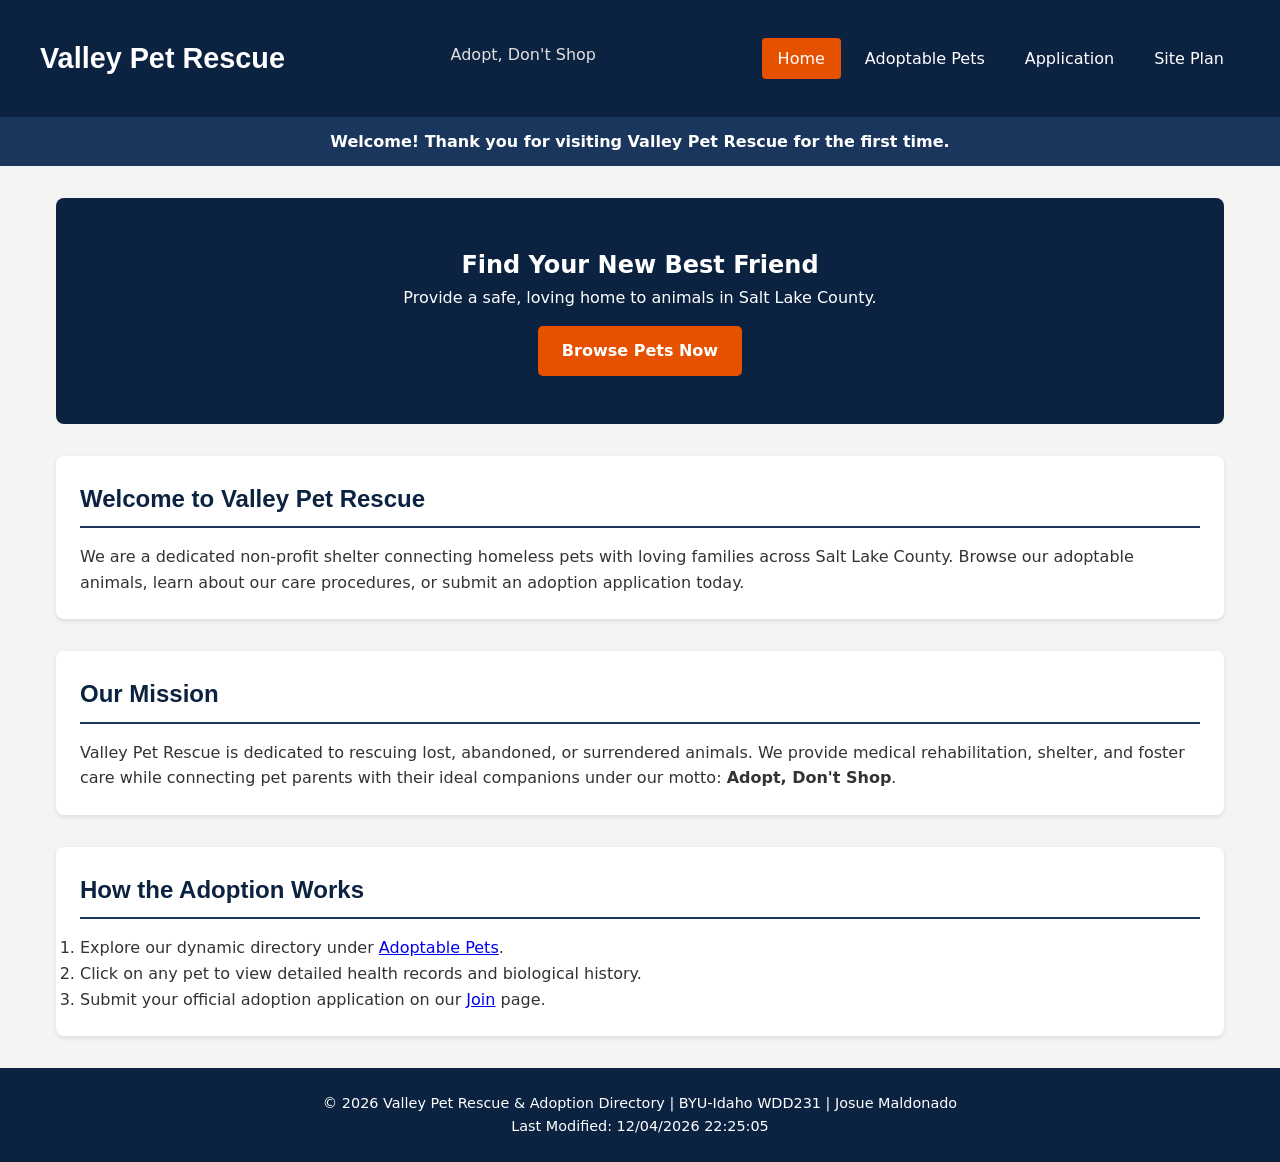
<file: final/index.html>
<!DOCTYPE html>
<html lang="en">
<head>
    <meta charset="UTF-8">
    <meta name="viewport" content="width=device-width, initial-scale=1.0">
    <meta name="description" content="Valley Pet Rescue and Adoption Directory - Connecting homeless animals with adoptive families in Salt Lake County.">
    <meta name="author" content="Josue Maldonado">
    <title>Valley Pet Rescue | Home</title>

    <link rel="icon" href="images/favicon.ico" type="image/x-icon">

    <meta property="og:title" content="Valley Pet Rescue - Adoptable Pets in Salt Lake">
    <meta property="og:description" content="Find your new best friend with Valley Pet Rescue. Browse adoptable dogs, cats, and small animals in Salt Lake County today.">
    <meta property="og:image" content="https://josuemal98.github.io/wdd231/final/images/luna.webp">
    <meta property="og:url" content="https://josuemal98.github.io/wdd231/final/index.html">
    <meta property="og:type" content="website">
    
    <link rel="preconnect" href="https://fonts.googleapis.com">
    <link rel="preconnect" href="https://fonts.gstatic.com" crossorigin>
    <link href="https://fonts.googleapis.com/css2?family=Roboto:wght@400;700&family=Montserrat:wght@600;700&display=swap" rel="stylesheet">
    
    <link rel="stylesheet" href="styles/site-plan.css">
    <link rel="stylesheet" href="styles/normalize.css">
    <script src="scripts/site-plan.js" defer></script>
</head>
<body>
    <header>
        <div class="header-container">
            <h1>Valley Pet Rescue</h1>
            <h2>Adopt, Don't Shop</h2>
            <button id="menu-toggle" aria-label="Toggle Navigation">
                <span class="hamburger-icon">&#9776;</span>
            </button>
            <nav id="primary-nav">
                <ul>
                    <li><a href="index.html" class="active">Home</a></li>
                    <li><a href="adopt.html">Adoptable Pets</a></li>
                    <li><a href="join.html">Application</a></li>
                    <li><a href="site-plan.html">Site Plan</a></li>
                </ul>
            </nav>
        </div>
    </header>

    <div id="visit-banner" class="banner hidden"></div>

    <main>
        <section class="hero">
            <div class="hero-overlay">
                <h2>Find Your New Best Friend</h2>
                <p>Provide a safe, loving home to animals in Salt Lake County.</p>
                <a href="adopt.html" class="cta-button">Browse Pets Now</a>
            </div>
        </section>

        <section class="plan-section">
            <h2>Welcome to Valley Pet Rescue</h2>
            <p>We are a dedicated non-profit shelter connecting homeless pets with loving families across Salt Lake County. Browse our adoptable animals, learn about our care procedures, or submit an adoption application today.</p>
        </section>

        <section class="plan-section">
            <h2>Our Mission</h2>
            <p>Valley Pet Rescue is dedicated to rescuing lost, abandoned, or surrendered animals. We provide medical rehabilitation, shelter, and foster care while connecting pet parents with their ideal companions under our motto: <strong>Adopt, Don't Shop</strong>.</p>
        </section>

        <section class="plan-section">
            <h2>How the Adoption Works</h2>
            <ol>
                <li>Explore our dynamic directory under <a href="adopt.html">Adoptable Pets</a>.</li>
                <li>Click on any pet to view detailed health records and biological history.</li>
                <li>Submit your official adoption application on our <a href="join.html">Join</a> page.</li>
            </ol>
        </section>
    </main>

    <footer>
        <p>&copy; <span id="currentYear"></span> Valley Pet Rescue & Adoption Directory | BYU-Idaho WDD231 | Josue Maldonado</p>
        <p id="lastModified"></p>
    </footer>
</body>
</html>
</file>
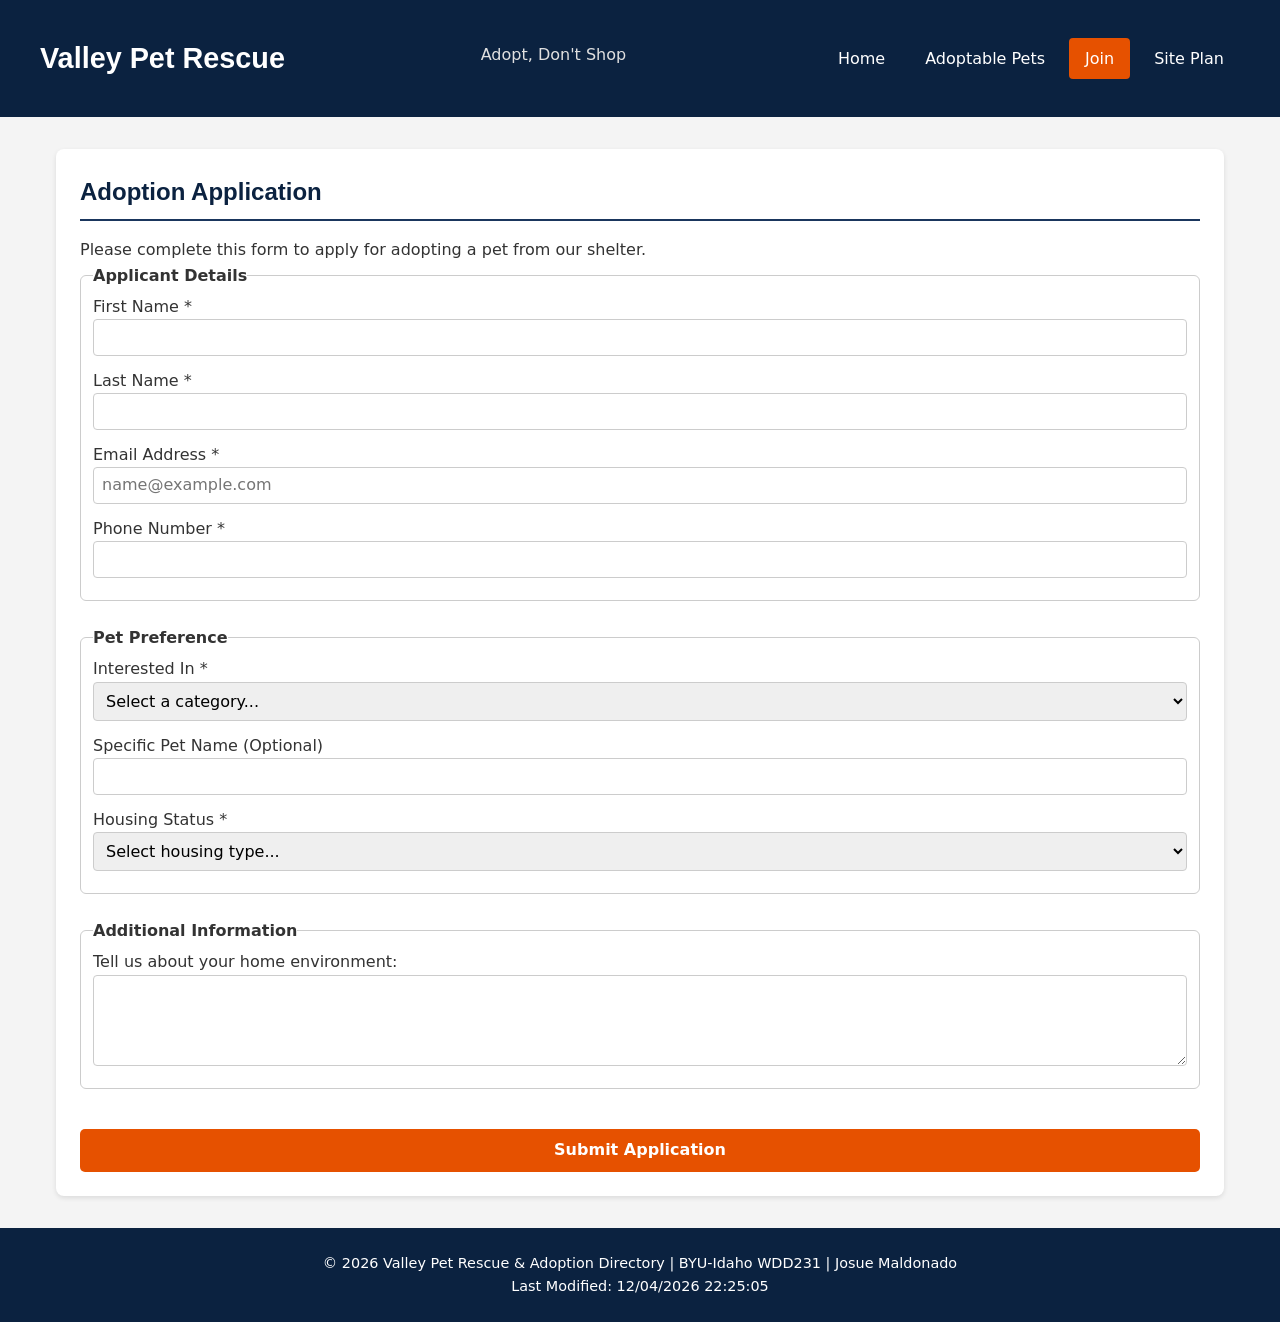
<file: final/join.html>
<!DOCTYPE html>
<html lang="en">
<head>
    <meta charset="UTF-8">
    <meta name="viewport" content="width=device-width, initial-scale=1.0">
    <meta name="description" content="Submit an adoption application to adopt a pet from Valley Pet Rescue.">
    <meta name="author" content="Josue Maldonado">
    <title>Valley Pet Rescue | Application Form</title>

     <link rel="icon" href="images/favicon.ico" type="image/x-icon">

    <meta property="og:title" content="Valley Pet Rescue - Adoptable Pets in Salt Lake">
    <meta property="og:description" content="Find your new best friend with Valley Pet Rescue. Browse adoptable dogs, cats, and small animals in Salt Lake County today.">
    <meta property="og:image" content="https://josuemal98.github.io/wdd231/final/images/luna.webp">
    <meta property="og:url" content="https://josuemal98.github.io/wdd231/index.html">
    <meta property="og:type" content="website">
    
   <link rel="preconnect" href="https://fonts.googleapis.com">
    <link rel="preconnect" href="https://fonts.gstatic.com" crossorigin>
    <link href="https://fonts.googleapis.com/css2?family=Roboto:wght@400;700&family=Montserrat:wght@600;700&display=swap" rel="stylesheet">
    
    <link rel="stylesheet" href="styles/site-plan.css">
    <link rel="stylesheet" href="styles/normalize.css">
    <script src="scripts/site-plan.js" defer></script>
</head>
<body>
    <header>
        <div class="header-container">
            <h1>Valley Pet Rescue</h1>
            <h2>Adopt, Don't Shop</h2>
            <button id="menu-toggle" aria-label="Toggle Navigation">
                <span class="hamburger-icon">&#9776;</span>
            </button>
            <nav id="primary-nav">
                <ul>
                    <li><a href="index.html">Home</a></li>
                    <li><a href="adopt.html">Adoptable Pets</a></li>
                    <li><a href="join.html" class="active">Join</a></li>
                    <li><a href="site-plan.html">Site Plan</a></li>
                </ul>
            </nav>
        </div>
    </header>

    <main>
        <section class="plan-section">
            <h2>Adoption Application</h2>
            <p>Please complete this form to apply for adopting a pet from our shelter.</p>

            <form action="thankyou.html" method="get" class="adoption-form">
                <fieldset>
                    <legend>Applicant Details</legend>

                    <label for="fname">First Name *
                        <input type="text" id="fname" name="fname" required>
                    </label>

                    <label for="lname">Last Name *
                        <input type="text" id="lname" name="lname" required>
                    </label>

                    <label for="email">Email Address *
                        <input type="email" id="email" name="email" placeholder="name@example.com" required>
                    </label>

                    <label for="phone">Phone Number *
                        <input type="tel" id="phone" name="phone" required>
                    </label>
                </fieldset>

                <fieldset>
                    <legend>Pet Preference</legend>

                    <label for="petType">Interested In *
                        <select id="petType" name="petType" required>
                            <option value="" disabled selected>Select a category...</option>
                            <option value="Dog">Dog</option>
                            <option value="Cat">Cat</option>
                            <option value="Small Animal">Small Animal</option>
                        </select>
                    </label>

                    <label for="petName">Specific Pet Name (Optional)
                        <input type="text" id="petName" name="petName">
                    </label>

                    <label for="housing">Housing Status *
                        <select id="housing" name="housing" required>
                            <option value="" disabled selected>Select housing type...</option>
                            <option value="Own Home">Own Home</option>
                            <option value="Renting Apartment">Renting Apartment</option>
                            <option value="Renting House">Renting House</option>
                        </select>
                    </label>
                </fieldset>

                <fieldset>
                    <legend>Additional Information</legend>
                    <label for="comments">Tell us about your home environment:
                        <textarea id="comments" name="comments" rows="4"></textarea>
                    </label>
                </fieldset>

                <input type="submit" value="Submit Application" class="cta-button">
            </form>
        </section>
    </main>

    <footer>
        <p>&copy; <span id="currentYear"></span> Valley Pet Rescue & Adoption Directory | BYU-Idaho WDD231 | Josue Maldonado</p>
        <p id="lastModified"></p>
    </footer>
</body>
</html>
</file>
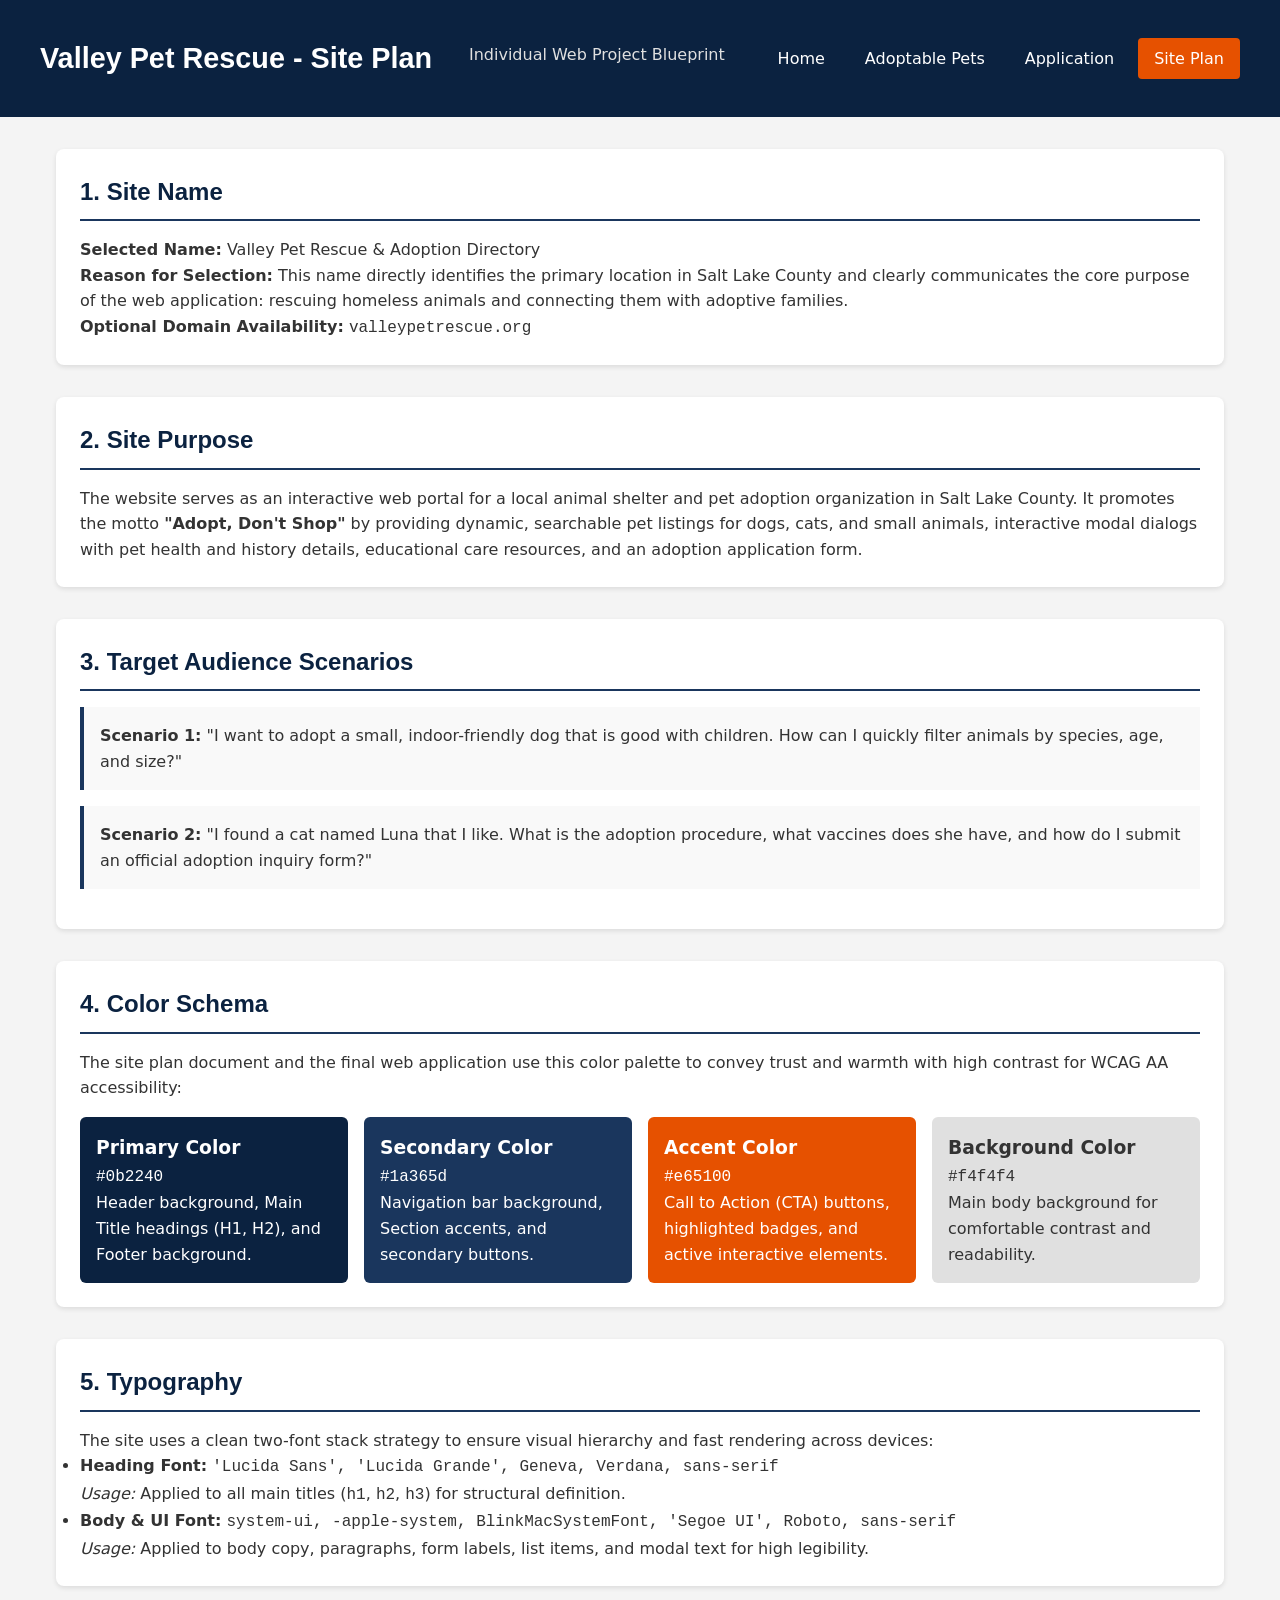
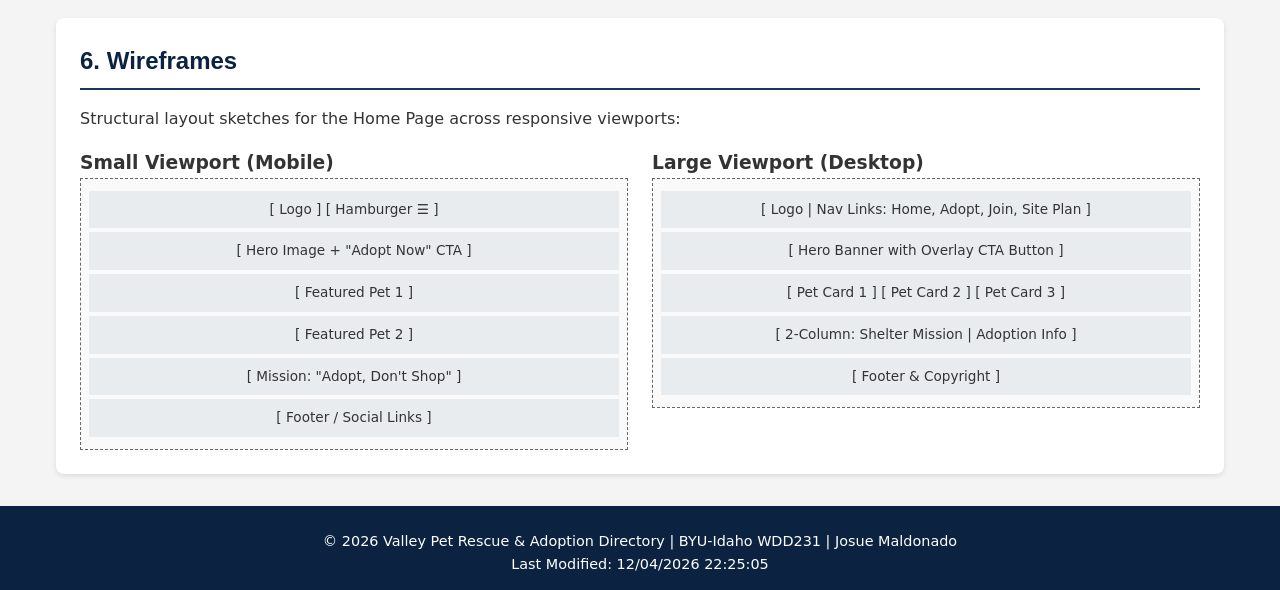
<file: final/site-plan.html>
<!DOCTYPE html>
<html lang="en">
<head>
    <meta charset="UTF-8">
    <meta name="viewport" content="width=device-width, initial-scale=1.0">
    <meta name="description" content="Site Plan for Valley Pet Rescue and Adoption Directory - BYU-Idaho WDD 231">
    <meta name="author" content="Josue Maldonado">
    <title>Valley Pet Rescue - Site Plan</title>
     <link rel="icon" href="images/favicon.ico" type="image/x-icon">

    <meta property="og:title" content="Valley Pet Rescue - Adoptable Pets in Salt Lake">
    <meta property="og:description" content="Find your new best friend with Valley Pet Rescue. Browse adoptable dogs, cats, and small animals in Salt Lake County today.">
    <meta property="og:image" content="https://josuemal98.github.io/wdd231/images/luna.webp">
    <meta property="og:url" content="https://josuemal98.github.io/wdd231/index.html">
    <meta property="og:type" content="website">

    <link rel="preconnect" href="https://fonts.googleapis.com">
    <link rel="preconnect" href="https://fonts.gstatic.com" crossorigin>
    <link href="https://fonts.googleapis.com/css2?family=Roboto:wght@400;700&family=Montserrat:wght@600;700&display=swap" rel="stylesheet">
    
    <link rel="stylesheet" href="styles/site-plan.css">
    <link rel="stylesheet" href="styles/normalize.css">
    <script src="scripts/site-plan.js" defer></script>
</head>
<body>
    <header>
        <div class="header-container">
            <h1>Valley Pet Rescue - Site Plan</h1>
            <h2>Individual Web Project Blueprint</h2>
            <button id="menu-toggle" aria-label="Toggle Navigation">
                <span class="hamburger-icon">&#9776;</span>
            </button>
            <nav id="primary-nav">
                <ul>
                    <li><a href="index.html">Home</a></li>
                    <li><a href="adopt.html">Adoptable Pets</a></li>
                    <li><a href="join.html">Application</a></li>
                    <li><a href="site-plan.html" class="active">Site Plan</a></li>
                </ul>
            </nav>
        </div>
    </header>

    <main>
        <section class="plan-section">
            <h2>1. Site Name</h2>
            <p><strong>Selected Name:</strong> Valley Pet Rescue & Adoption Directory</p>
            <p><strong>Reason for Selection:</strong> This name directly identifies the primary location in Salt Lake County and clearly communicates the core purpose of the web application: rescuing homeless animals and connecting them with adoptive families.</p>
            <p><strong>Optional Domain Availability:</strong> <code>valleypetrescue.org</code></p>
        </section>

        <section class="plan-section">
            <h2>2. Site Purpose</h2>
            <p>The website serves as an interactive web portal for a local animal shelter and pet adoption organization in Salt Lake County. It promotes the motto <strong>"Adopt, Don't Shop"</strong> by providing dynamic, searchable pet listings for dogs, cats, and small animals, interactive modal dialogs with pet health and history details, educational care resources, and an adoption application form.</p>
        </section>

        <section class="plan-section">
            <h2>3. Target Audience Scenarios</h2>
            <div class="scenario-box">
                <p><strong>Scenario 1:</strong> "I want to adopt a small, indoor-friendly dog that is good with children. How can I quickly filter animals by species, age, and size?"</p>
            </div>
            <div class="scenario-box">
                <p><strong>Scenario 2:</strong> "I found a cat named Luna that I like. What is the adoption procedure, what vaccines does she have, and how do I submit an official adoption inquiry form?"</p>
            </div>
        </section>

        <section class="plan-section">
            <h2>4. Color Schema</h2>
            <p>The site plan document and the final web application use this color palette to convey trust and warmth with high contrast for WCAG AA accessibility:</p>
            
            <div class="color-palette">
                <div class="color-card primary-bg">
                    <h3>Primary Color</h3>
                    <code>#0b2240</code>
                    <p>Header background, Main Title headings (H1, H2), and Footer background.</p>
                </div>
                <div class="color-card secondary-bg">
                    <h3>Secondary Color</h3>
                    <code>#1a365d</code>
                    <p>Navigation bar background, Section accents, and secondary buttons.</p>
                </div>
                <div class="color-card accent-bg">
                    <h3>Accent Color</h3>
                    <code>#e65100</code>
                    <p>Call to Action (CTA) buttons, highlighted badges, and active interactive elements.</p>
                </div>
                <div class="color-card bg-neutral">
                    <h3>Background Color</h3>
                    <code>#f4f4f4</code>
                    <p>Main body background for comfortable contrast and readability.</p>
                </div>
            </div>
        </section>

        <section class="plan-section">
            <h2>5. Typography</h2>
            <p>The site uses a clean two-font stack strategy to ensure visual hierarchy and fast rendering across devices:</p>
            <ul>
                <li>
                    <strong>Heading Font:</strong> <code>'Lucida Sans', 'Lucida Grande', Geneva, Verdana, sans-serif</code>
                    <br>
                    <em>Usage:</em> Applied to all main titles (<code>h1</code>, <code>h2</code>, <code>h3</code>) for structural definition.
                </li>
                <li>
                    <strong>Body & UI Font:</strong> <code>system-ui, -apple-system, BlinkMacSystemFont, 'Segoe UI', Roboto, sans-serif</code>
                    <br>
                    <em>Usage:</em> Applied to body copy, paragraphs, form labels, list items, and modal text for high legibility.
                </li>
            </ul>
        </section>

        <section class="plan-section">
            <h2>6. Wireframes</h2>
            <p>Structural layout sketches for the Home Page across responsive viewports:</p>

            <div class="wireframe-grid">
                <div class="wireframe-card">
                    <h3>Small Viewport (Mobile)</h3>
                    <div class="sketch-box">
                        <div class="sketch-item header-item">[ Logo ] [ Hamburger &#9776; ]</div>
                        <div class="sketch-item hero-item">[ Hero Image + "Adopt Now" CTA ]</div>
                        <div class="sketch-item card-item">[ Featured Pet 1 ]</div>
                        <div class="sketch-item card-item">[ Featured Pet 2 ]</div>
                        <div class="sketch-item content-item">[ Mission: "Adopt, Don't Shop" ]</div>
                        <div class="sketch-item footer-item">[ Footer / Social Links ]</div>
                    </div>
                </div>

                <div class="wireframe-card">
                    <h3>Large Viewport (Desktop)</h3>
                    <div class="sketch-box">
                        <div class="sketch-item header-item">[ Logo | Nav Links: Home, Adopt, Join, Site Plan ]</div>
                        <div class="sketch-item hero-item">[ Hero Banner with Overlay CTA Button ]</div>
                        <div class="sketch-item grid-item">
                            <span>[ Pet Card 1 ]</span>
                            <span>[ Pet Card 2 ]</span>
                            <span>[ Pet Card 3 ]</span>
                        </div>
                        <div class="sketch-item content-item">[ 2-Column: Shelter Mission | Adoption Info ]</div>
                        <div class="sketch-item footer-item">[ Footer & Copyright ]</div>
                    </div>
                </div>
            </div>
        </section>
    </main>

    <footer>
        <p>&copy; <span id="currentYear"></span> Valley Pet Rescue & Adoption Directory | BYU-Idaho WDD231 | Josue Maldonado</p>
        <p id="lastModified"></p>
    </footer>
</body>
</html>
</file>
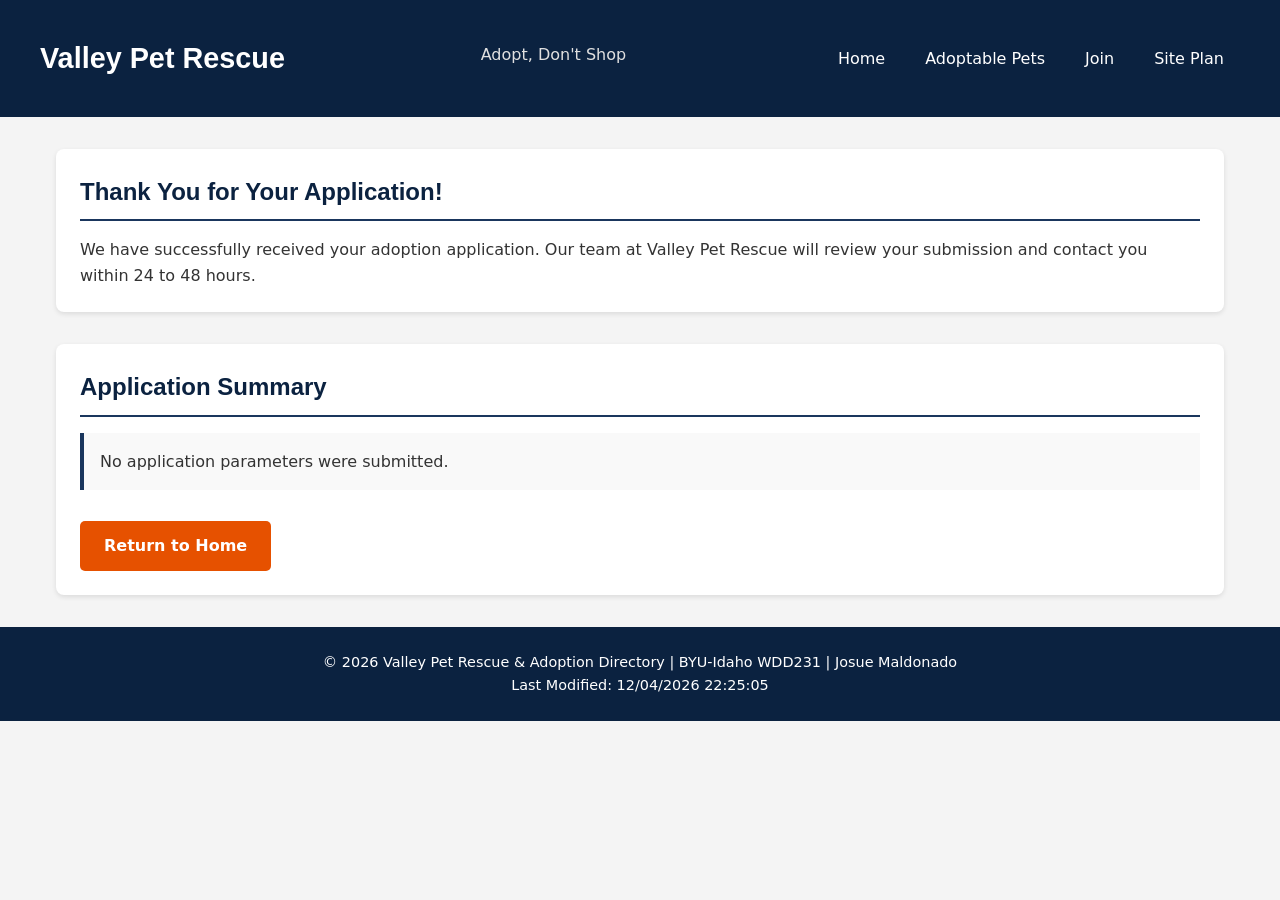
<file: final/thankyou.html>
<!DOCTYPE html>
<html lang="en">
<head>
    <meta charset="UTF-8">
    <meta name="viewport" content="width=device-width, initial-scale=1.0">
    <meta name="description" content="Valley Pet Rescue - Application Confirmation Page">
    <meta name="author" content="Josue Maldonado">
    <title>Valley Pet Rescue | Application Received</title>

     <link rel="icon" href="images/favicon.ico" type="image/x-icon">

    <meta property="og:title" content="Valley Pet Rescue - Adoptable Pets in Salt Lake">
    <meta property="og:description" content="Find your new best friend with Valley Pet Rescue. Browse adoptable dogs, cats, and small animals in Salt Lake County today.">
    <meta property="og:image" content="https://josuemal98.github.io/wdd231/final/images/luna.webp">
    <meta property="og:url" content="https://josuemal98.github.io/wdd231/index.html">
    <meta property="og:type" content="website">
    
    <link rel="preconnect" href="https://fonts.googleapis.com">
    <link rel="preconnect" href="https://fonts.gstatic.com" crossorigin>
    <link href="https://fonts.googleapis.com/css2?family=Roboto:wght@400;700&family=Montserrat:wght@600;700&display=swap" rel="stylesheet">
    
    <link rel="stylesheet" href="styles/site-plan.css">
    <link rel="stylesheet" href="styles/normalize.css">
    <script src="scripts/site-plan.js" defer></script>
</head>
<body>
    <header>
        <div class="header-container">
            <h1>Valley Pet Rescue</h1>
            <h2>Adopt, Don't Shop</h2>
            <button id="menu-toggle" aria-label="Toggle Navigation">
                <span class="hamburger-icon">&#9776;</span>
            </button>
            <nav id="primary-nav">
                <ul>
                    <li><a href="index.html">Home</a></li>
                    <li><a href="adopt.html">Adoptable Pets</a></li>
                    <li><a href="join.html">Join</a></li>
                    <li><a href="site-plan.html">Site Plan</a></li>
                </ul>
            </nav>
        </div>
    </header>

    <main>
        <section class="plan-section">
            <h2>Thank You for Your Application!</h2>
            <p>We have successfully received your adoption application. Our team at Valley Pet Rescue will review your submission and contact you within 24 to 48 hours.</p>
        </section>

        <section class="plan-section">
            <h2>Application Summary</h2>
            <div id="form-results" class="scenario-box"></div>
            <a href="index.html" class="cta-button" style="display: inline-block; margin-top: 15px; text-decoration: none;">Return to Home</a>
        </section>
    </main>

    <footer>
        <p>&copy; <span id="currentYear"></span> Valley Pet Rescue & Adoption Directory | BYU-Idaho WDD231 | Josue Maldonado</p>
        <p id="lastModified"></p>
    </footer>
</body>
</html>
</file>
<file: final/styles/site-plan.css>
* {
    box-sizing: border-box;
    margin: 0;
    padding: 0;
}

body {
    font-family: system-ui, -apple-system, BlinkMacSystemFont, 'Segoe UI', Roboto, sans-serif;
    line-height: 1.6;
    color: #333333;
    background-color: #f4f4f4;
}

header {
    background-color: #0b2240;
    color: #ffffff;
    padding: 1rem;
}

.header-container {
    max-width: 1200px;
    margin: 0 auto;
    display: flex;
    flex-wrap: wrap;
    justify-content: space-between;
    align-items: center;
}

header h1 {
    font-family: 'Lucida Sans', 'Lucida Grande', Geneva, Verdana, sans-serif;
    font-size: 1.8rem;
    width: 100%;
}

header h2 {
    font-size: 1rem;
    font-weight: 300;
    color: #e0e0e0;
    margin-bottom: 0.5rem;
}

#menu-toggle {
    background: none;
    border: 1px solid #ffffff;
    color: #ffffff;
    font-size: 1.5rem;
    padding: 0.2rem 0.6rem;
    cursor: pointer;
    border-radius: 4px;
}

nav {
    width: 100%;
    display: none;
    margin-top: 1rem;
}

nav.show {
    display: block;
}

nav ul {
    list-style: none;
    display: flex;
    flex-direction: column;
    gap: 0.5rem;
}

nav a {
    color: #ffffff;
    text-decoration: none;
    display: block;
    padding: 0.5rem 1rem;
    background-color: #1a365d;
    border-radius: 4px;
    font-weight: 500;
}

nav a.active, nav a:hover {
    background-color: #e65100;
}

.banner {
    background-color: #1a365d;
    color: #ffffff;
    text-align: center;
    padding: 0.75rem;
    font-weight: bold;
}

.banner.hidden {
    display: none;
}

main {
    max-width: 1200px;
    margin: 2rem auto;
    padding: 0 1rem;
}

.hero {
    background-color: #0b2240;
    color: #ffffff;
    padding: 3rem 1.5rem;
    text-align: center;
    border-radius: 8px;
    margin-bottom: 2rem;
}

.cta-button {
    display: inline-block;
    background-color: #e65100;
    color: #ffffff;
    padding: 0.75rem 1.5rem;
    text-decoration: none;
    border-radius: 5px;
    font-weight: bold;
    border: none;
    cursor: pointer;
    margin-top: 1rem;
}

.plan-section {
    background-color: #ffffff;
    border-radius: 8px;
    padding: 1.5rem;
    margin-bottom: 2rem;
    box-shadow: 0 2px 5px rgba(0,0,0,0.1);
}

.plan-section h2 {
    font-family: 'Lucida Sans', 'Lucida Grande', Geneva, Verdana, sans-serif;
    color: #0b2240;
    margin-bottom: 1rem;
    border-bottom: 2px solid #1a365d;
    padding-bottom: 0.5rem;
}

.filter-buttons {
    display: flex;
    gap: 0.5rem;
    flex-wrap: wrap;
    margin-top: 1rem;
}

.filter-btn {
    padding: 0.5rem 1rem;
    border: 1px solid #1a365d;
    background-color: #ffffff;
    color: #1a365d;
    border-radius: 4px;
    cursor: pointer;
    font-weight: bold;
}

.filter-btn.active, .filter-btn:hover {
    background-color: #1a365d;
    color: #ffffff;
}

.pet-grid {
    display: grid;
    grid-template-columns: repeat(auto-fit, minmax(250px, 1fr));
    gap: 1.5rem;
    margin-bottom: 2rem;
}

.pet-card {
    background-color: #ffffff;
    border-radius: 8px;
    padding: 1rem;
    box-shadow: 0 2px 5px rgba(0,0,0,0.1);
    display: flex;
    flex-direction: column;
    justify-content: space-between;
}

.pet-card img {
    width: 100%;
    height: 200px;
    object-fit: cover;
    border-radius: 6px;
    background-color: #ddd;
}

.pet-card h3 {
    margin: 0.5rem 0;
    color: #0b2240;
}

.details-btn {
    background-color: #1a365d;
    color: #ffffff;
    border: none;
    padding: 0.5rem;
    border-radius: 4px;
    cursor: pointer;
    margin-top: 0.5rem;
}

.adoption-form {
    display: flex;
    flex-direction: column;
    gap: 1.5rem;
}

fieldset {
    border: 1px solid #ccc;
    padding: 1rem;
    border-radius: 6px;
}

legend {
    font-weight: bold;
    color: #0b2240;
    padding: 0 0.5rem;
}

label {
    display: flex;
    flex-direction: column;
    margin-bottom: 0.75rem;
    font-weight: 500;
}

input, select, textarea {
    padding: 0.5rem;
    margin-top: 0.25rem;
    border: 1px solid #ccc;
    border-radius: 4px;
}

dialog {
    margin: auto;
    padding: 1.5rem;
    border-radius: 8px;
    border: none;
    box-shadow: 0 4px 10px rgba(0,0,0,0.3);
    max-width: 500px;
    width: 90%;
}

dialog::backdrop {
    background-color: rgba(0,0,0,0.5);
}

#close-modal {
    float: right;
    background: none;
    border: none;
    font-size: 1.5rem;
    cursor: pointer;
}

.scenario-box {
    background-color: #f9f9f9;
    border-left: 4px solid #1a365d;
    padding: 1rem;
    margin-bottom: 1rem;
}

.color-palette {
    display: grid;
    grid-template-columns: repeat(auto-fit, minmax(200px, 1fr));
    gap: 1rem;
    margin-top: 1rem;
}

.color-card {
    padding: 1rem;
    border-radius: 6px;
    color: #ffffff;
}

.primary-bg { background-color: #0b2240; }
.secondary-bg { background-color: #1a365d; }
.accent-bg { background-color: #e65100; }
.bg-neutral { background-color: #e0e0e0; color: #333333; }

.wireframe-grid {
    display: grid;
    grid-template-columns: repeat(auto-fit, minmax(280px, 1fr));
    gap: 1.5rem;
    margin-top: 1rem;
}

.sketch-box {
    border: 1px dashed #666;
    padding: 0.5rem;
    background: #fafafa;
}

.sketch-item {
    background: #e9ecef;
    margin: 0.25rem 0;
    padding: 0.5rem;
    text-align: center;
    font-size: 0.85rem;
}

footer {
    background-color: #0b2240;
    color: #ffffff;
    text-align: center;
    padding: 1.5rem;
    margin-top: 2rem;
    font-size: 0.9rem;
}

@media (min-width: 768px) {
    #menu-toggle {
        display: none;
    }

    header h1 {
        width: auto;
    }

    nav {
        display: block !important;
        width: auto;
        margin-top: 0;
    }

    nav ul {
        flex-direction: row;
    }

    nav a {
        background-color: transparent;
    }
}
</file>
